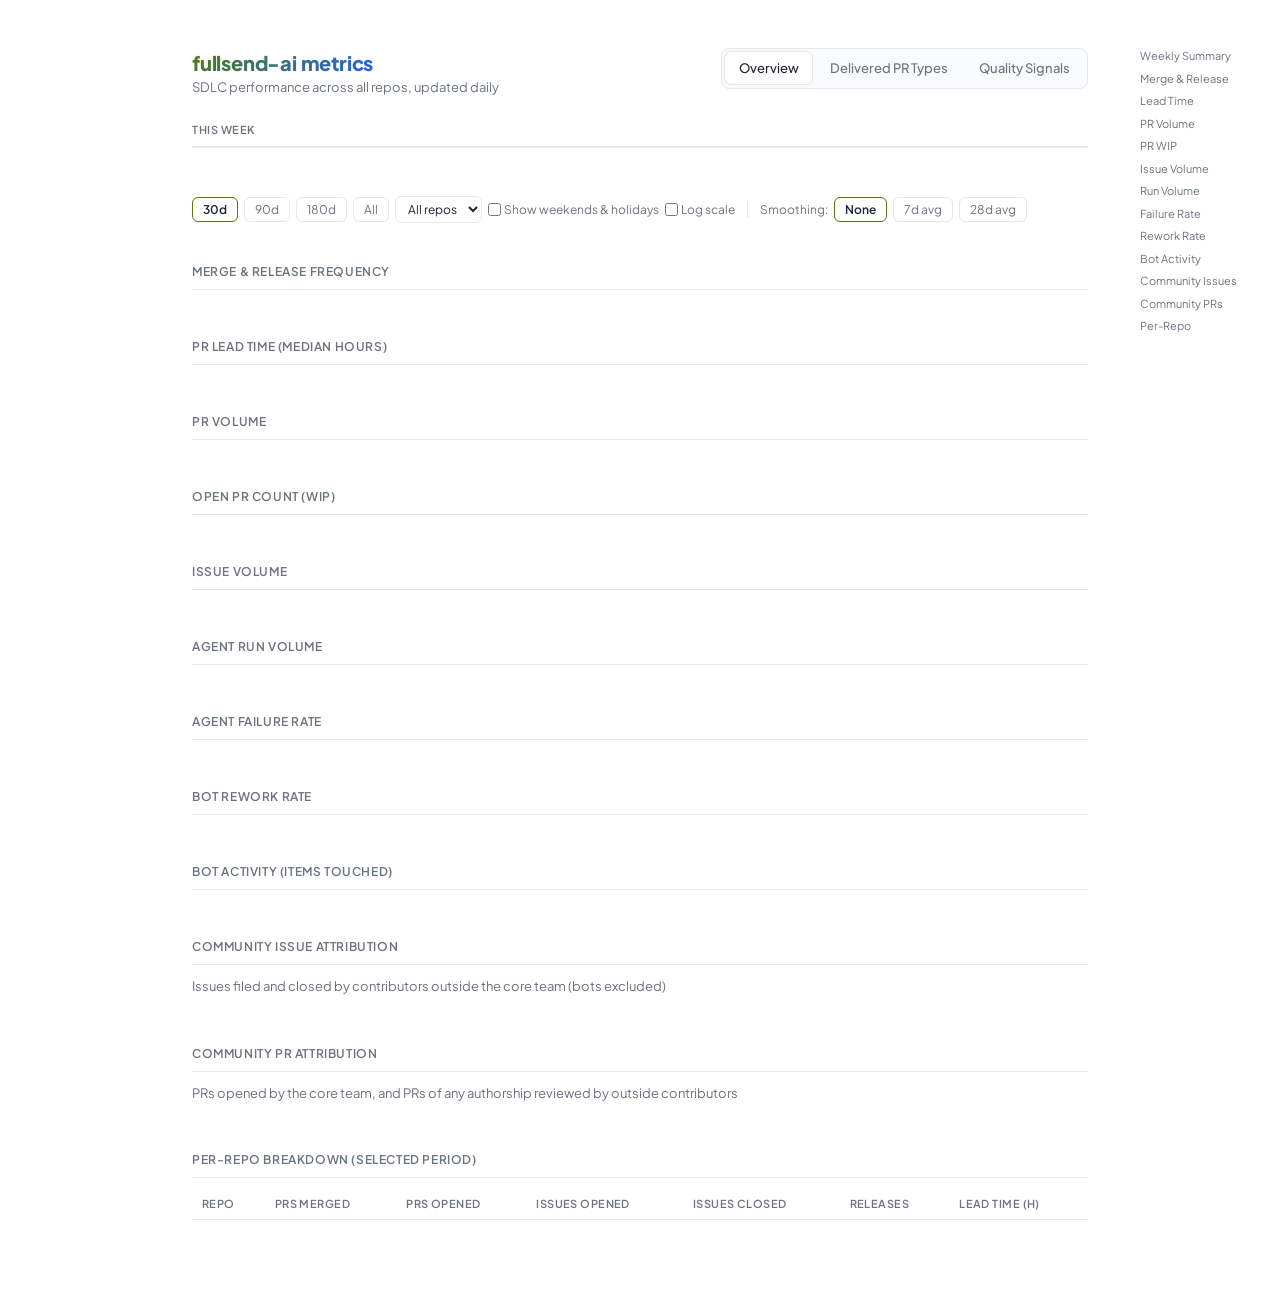
<file: docs/index.html>
<!DOCTYPE html>
<html lang="en">
<head>
  <meta charset="utf-8">
  <meta name="viewport" content="width=device-width, initial-scale=1">
  <title>fullsend-ai metrics</title>
  <link rel="preconnect" href="https://fonts.googleapis.com">
  <link rel="preconnect" href="https://fonts.gstatic.com" crossorigin>
  <link rel="stylesheet" href="https://fonts.googleapis.com/css2?family=Plus+Jakarta+Sans:wght@400;500;600;700;800&family=JetBrains+Mono:wght@400;500;700&display=swap">
  <link rel="stylesheet" href="style.css">
  <script src="https://d3js.org/d3.v7.min.js"></script>
</head>
<body>
  <header class="page-header">
    <div>
      <h1>fullsend-ai metrics</h1>
      <p class="subtitle">SDLC performance across all repos, updated daily</p>
    </div>
    <nav class="page-tabs" aria-label="Dashboard sections">
      <a href="index.html" class="active">Overview</a>
      <a href="delivered-pr-types.html">Delivered PR Types</a>
      <a href="quality.html">Quality Signals</a>
    </nav>
  </header>

  <nav class="toc" id="toc">
    <a href="#weekly">Weekly Summary</a>
    <a href="#frequency">Merge &amp; Release</a>
    <a href="#leadtime">Lead Time</a>
    <a href="#pr-volume">PR Volume</a>
    <a href="#pr-wip">PR WIP</a>
    <a href="#issue-volume">Issue Volume</a>
    <a href="#run-volume">Run Volume</a>
    <a href="#failure-rate">Failure Rate</a>
    <a href="#rework-rate">Rework Rate</a>
    <a href="#bot-activity">Bot Activity</a>
    <a href="#community-issues">Community Issues</a>
    <a href="#community-prs">Community PRs</a>
    <a href="#repo-table">Per-Repo</a>
  </nav>

  <h2 class="section-label" id="weekly">This week</h2>
  <div id="summary-cards" class="summary-cards"></div>

  <div class="controls">
    <button class="range-btn active" data-days="30">30d</button>
    <button class="range-btn" data-days="90">90d</button>
    <button class="range-btn" data-days="180">180d</button>
    <button class="range-btn" data-days="0">All</button>
    <select id="repo-filter">
      <option value="__all__">All repos</option>
    </select>
    <label class="toggle-label"><input type="checkbox" id="weekends-toggle"> Show weekends &amp; holidays</label>
    <label class="toggle-label"><input type="checkbox" id="log-toggle"> Log scale</label>
    <span class="controls-sep"></span>
    <span class="toggle-label">Smoothing:</span>
    <button class="smooth-btn active" data-days="0">None</button>
    <button class="smooth-btn" data-days="7">7d avg</button>
    <button class="smooth-btn" data-days="28">28d avg</button>
  </div>

  <div id="frequency" class="chart-section">
    <h2>Merge &amp; Release Frequency</h2>
    <div id="chart-frequency"></div>
  </div>

  <div id="leadtime" class="chart-section">
    <h2>PR Lead Time (median hours)</h2>
    <div id="chart-leadtime"></div>
  </div>

  <div id="pr-volume" class="chart-section">
    <h2>PR Volume</h2>
    <div id="chart-pr-volume"></div>
  </div>

  <div id="pr-wip" class="chart-section">
    <h2>Open PR Count (WIP)</h2>
    <div id="chart-pr-wip"></div>
  </div>

  <div id="issue-volume" class="chart-section">
    <h2>Issue Volume</h2>
    <div id="chart-issue-volume"></div>
  </div>

  <div id="run-volume" class="chart-section">
    <h2>Agent Run Volume</h2>
    <div id="chart-run-volume"></div>
  </div>

  <div id="failure-rate" class="chart-section">
    <h2>Agent Failure Rate</h2>
    <div id="chart-failure-rate"></div>
  </div>

  <div id="rework-rate" class="chart-section">
    <h2>Bot Rework Rate</h2>
    <div id="chart-rework-rate"></div>
  </div>

  <div id="bot-activity" class="chart-section">
    <h2>Bot Activity (items touched)</h2>
    <div id="chart-bot-activity"></div>
  </div>

  <div id="community-issues" class="chart-section">
    <h2>Community Issue Attribution</h2>
    <p class="subtitle">Issues filed and closed by contributors outside the core team (bots excluded)</p>
    <div id="chart-community-issues"></div>
  </div>

  <div id="community-prs" class="chart-section">
    <h2>Community PR Attribution</h2>
    <p class="subtitle">PRs opened by the core team, and PRs of any authorship reviewed by outside contributors</p>
    <div id="chart-community-prs"></div>
  </div>

  <div id="repo-table" class="chart-section">
    <h2>Per-Repo Breakdown (selected period)</h2>
    <table id="repo-table">
      <thead>
        <tr>
          <th data-col="repo">Repo</th>
          <th data-col="prs_merged">PRs Merged</th>
          <th data-col="prs_opened">PRs Opened</th>
          <th data-col="issues_opened">Issues Opened</th>
          <th data-col="issues_closed">Issues Closed</th>
          <th data-col="releases">Releases</th>
          <th data-col="pr_lead_time_median_hours">Lead Time (h)</th>
        </tr>
      </thead>
      <tbody></tbody>
    </table>
  </div>

  <div class="tooltip" id="tooltip" role="status" aria-hidden="true"></div>

  <script src="dashboard.js"></script>
</body>
</html>
</file>
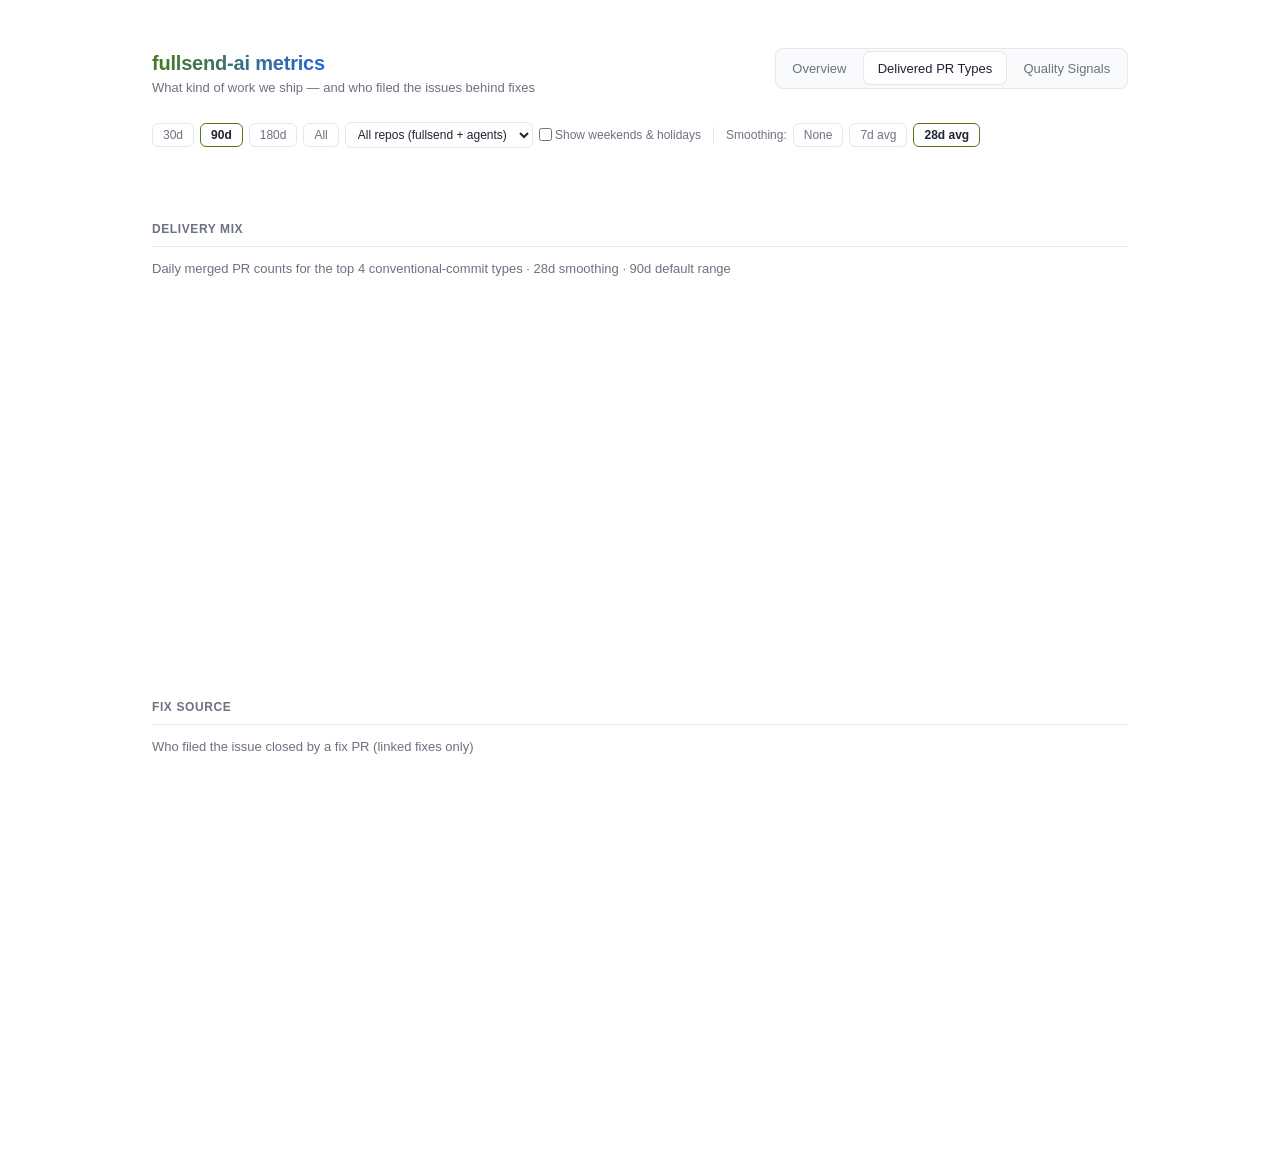
<file: docs/delivered-pr-types.html>
<!DOCTYPE html>
<html lang="en">
<head>
  <meta charset="utf-8">
  <meta name="viewport" content="width=device-width, initial-scale=1">
  <title>Delivered PR Types — fullsend-ai metrics</title>
  <link rel="stylesheet" href="style.css">
  <script src="https://d3js.org/d3.v7.min.js"></script>
</head>
<body class="page-delivered">
  <header class="page-header">
    <div>
      <h1>fullsend-ai metrics</h1>
      <p class="subtitle">What kind of work we ship — and who filed the issues behind fixes</p>
    </div>
    <nav class="page-tabs" aria-label="Dashboard sections">
      <a href="index.html">Overview</a>
      <a href="delivered-pr-types.html" class="active">Delivered PR Types</a>
      <a href="quality.html">Quality Signals</a>
    </nav>
  </header>

  <div class="controls" id="controls">
    <button class="range-btn" data-days="30">30d</button>
    <button class="range-btn active" data-days="90">90d</button>
    <button class="range-btn" data-days="180">180d</button>
    <button class="range-btn" data-days="0">All</button>
    <select id="repo-filter">
      <option value="__all__" selected>All repos (fullsend + agents)</option>
      <option value="fullsend">fullsend</option>
      <option value="agents">agents</option>
    </select>
    <label class="toggle-label"><input type="checkbox" id="weekends-toggle"> Show weekends &amp; holidays</label>
    <span class="controls-sep"></span>
    <span class="toggle-label">Smoothing:</span>
    <button class="smooth-btn" data-days="0">None</button>
    <button class="smooth-btn" data-days="7">7d avg</button>
    <button class="smooth-btn active" data-days="28">28d avg</button>
  </div>

  <div class="stat-hero" id="hero"></div>

  <div class="chart-section chart-tall">
    <h2>Delivery mix</h2>
    <p class="subtitle">Daily merged PR counts for the top 4 conventional-commit types · 28d smoothing · 90d default range</p>
    <div id="chart-pr-type"></div>
  </div>

  <div class="chart-section">
    <h2>Fix source</h2>
    <p class="subtitle">Who filed the issue closed by a fix PR (linked fixes only)</p>
    <div class="fix-buckets" id="fix-buckets"></div>
    <div id="chart-fix-source" class="chart-fix-follow"></div>
  </div>

  <div class="tooltip" id="tooltip" role="status" aria-hidden="true"></div>
  <script src="delivered-pr-types.js"></script>
</body>
</html>
</file>
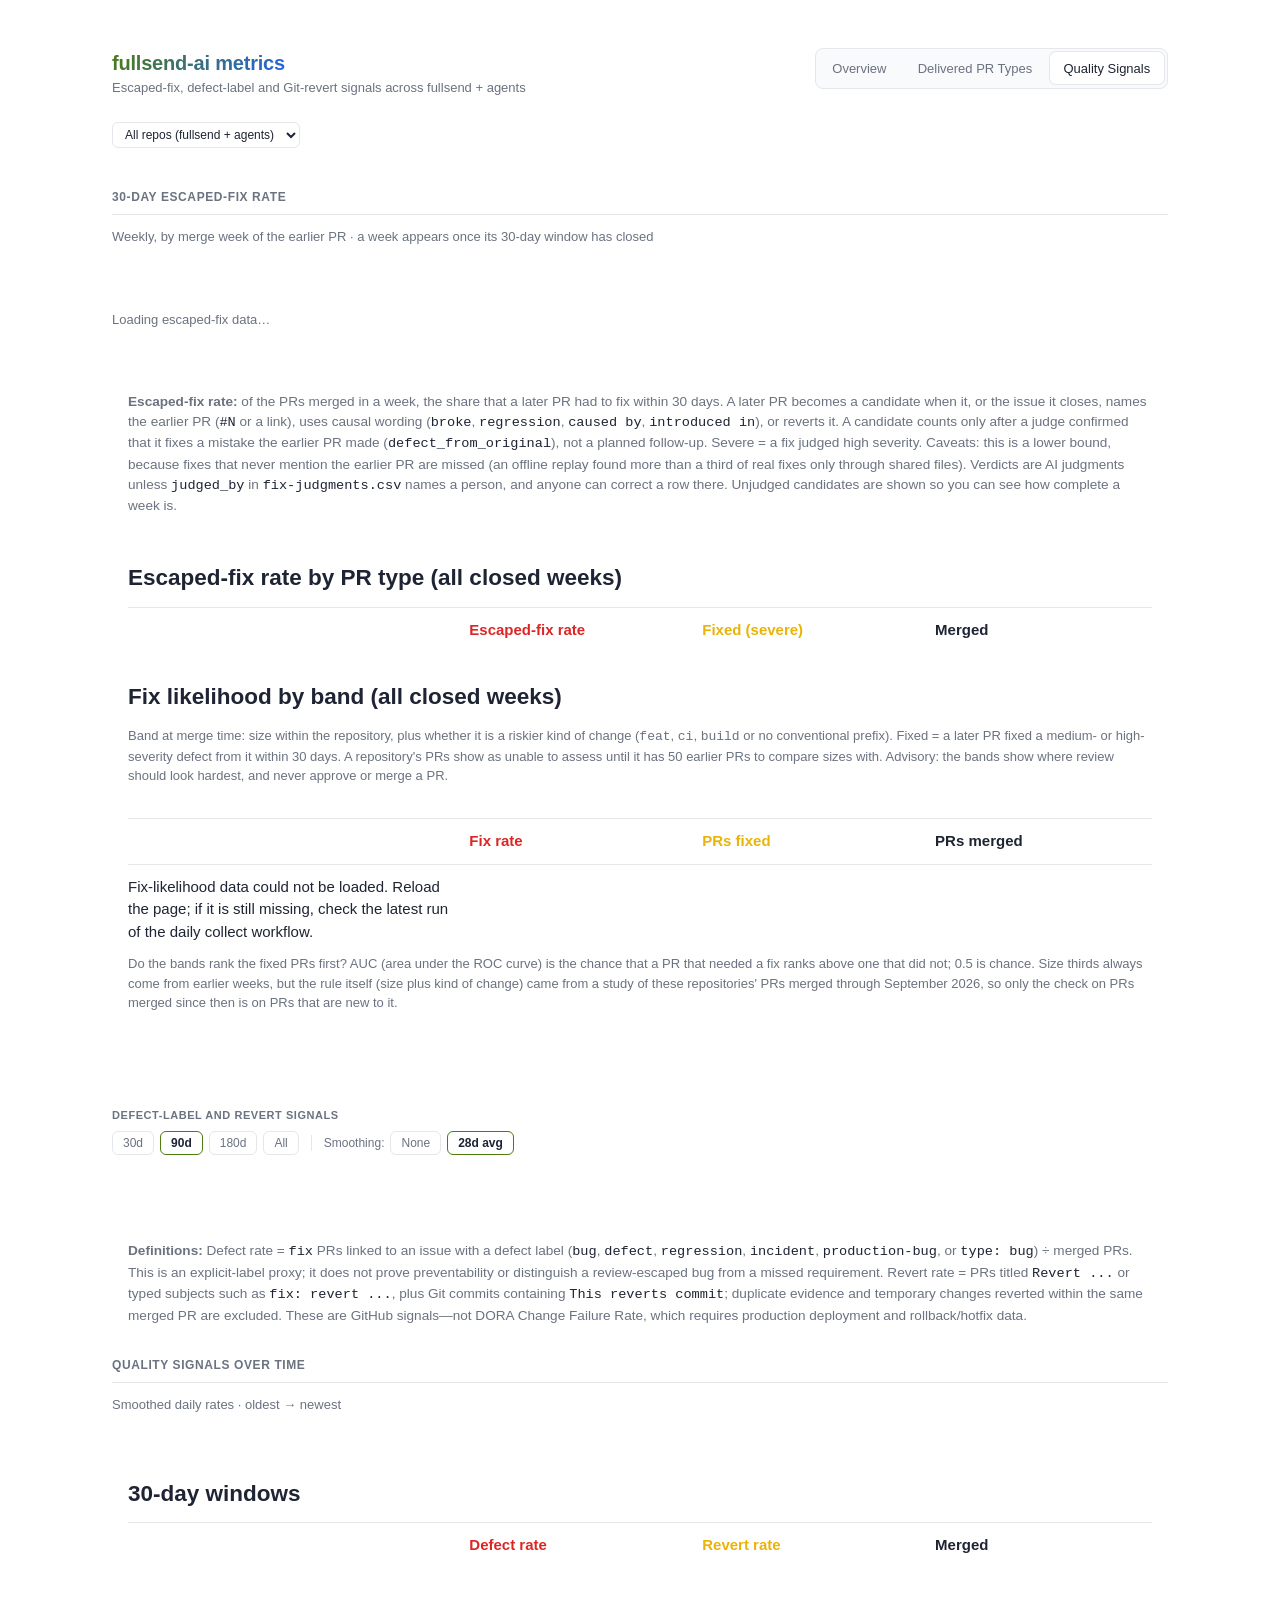
<file: docs/quality.html>
<!DOCTYPE html>
<html lang="en">
<head>
  <meta charset="utf-8">
  <meta name="viewport" content="width=device-width, initial-scale=1">
  <title>Quality Signals — fullsend-ai metrics</title>
  <link rel="stylesheet" href="style.css">
  <script src="https://d3js.org/d3.v7.min.js"></script>
</head>
<body class="page-quality">
  <header class="page-header">
    <div>
      <h1>fullsend-ai metrics</h1>
      <p class="subtitle">Escaped-fix, defect-label and Git-revert signals across fullsend + agents</p>
    </div>
    <nav class="page-tabs" aria-label="Dashboard sections">
      <a href="index.html">Overview</a>
      <a href="delivered-pr-types.html">Delivered PR Types</a>
      <a href="quality.html" class="active">Quality Signals</a>
    </nav>
  </header>

  <div class="controls" id="controls">
    <select id="repo-filter" aria-label="Repository">
      <option value="__all__">All repos (fullsend + agents)</option>
      <option value="fullsend">fullsend</option>
      <option value="agents">agents</option>
    </select>
  </div>

  <div class="chart-section chart-tall">
    <h2>30-day escaped-fix rate</h2>
    <p class="subtitle">Weekly, by merge week of the earlier PR · a week appears once its 30-day window has closed</p>
    <div class="stat-hero" id="escaped-hero"></div>
    <div id="chart-escaped"><p class="subtitle" role="status">Loading escaped-fix data…</p></div>
  </div>

  <div class="quality-definition card">
    <strong>Escaped-fix rate:</strong> of the PRs merged in a week, the share that a later PR had to fix within 30 days. A later PR becomes a candidate when it, or the issue it closes, names the earlier PR (<code>#N</code> or a link), uses causal wording (<code>broke</code>, <code>regression</code>, <code>caused by</code>, <code>introduced in</code>), or reverts it. A candidate counts only after a judge confirmed that it fixes a mistake the earlier PR made (<code>defect_from_original</code>), not a planned follow-up. Severe = a fix judged high severity. Caveats: this is a lower bound, because fixes that never mention the earlier PR are missed (an offline replay found more than a third of real fixes only through shared files). Verdicts are AI judgments unless <code>judged_by</code> in <code>fix-judgments.csv</code> names a person, and anyone can correct a row there. Unjudged candidates are shown so you can see how complete a week is.
  </div>

  <div class="quality-breakdown card">
    <h2>Escaped-fix rate by PR type (all closed weeks)</h2>
    <div class="quality-row"><span></span><strong>Escaped-fix rate</strong><strong>Fixed (severe)</strong><strong>Merged</strong></div>
    <div id="escaped-types"></div>
  </div>

  <div class="quality-breakdown card">
    <h2>Fix likelihood by band (all closed weeks)</h2>
    <p class="subtitle">Band at merge time: size within the repository, plus whether it is a riskier kind of change (<code>feat</code>, <code>ci</code>, <code>build</code> or no conventional prefix). Fixed = a later PR fixed a medium- or high-severity defect from it within 30 days. A repository's PRs show as unable to assess until it has 50 earlier PRs to compare sizes with. Advisory: the bands show where review should look hardest, and never approve or merge a PR.</p>
    <div class="quality-row"><span></span><strong>Fix rate</strong><strong>PRs fixed</strong><strong>PRs merged</strong></div>
    <div id="likelihood-bands"><div class="quality-row"><span>Loading fix-likelihood data…</span></div></div>
    <p class="subtitle">Do the bands rank the fixed PRs first? AUC (area under the ROC curve) is the chance that a PR that needed a fix ranks above one that did not; 0.5 is chance. Size thirds always come from earlier weeks, but the rule itself (size plus kind of change) came from a study of these repositories' PRs merged through September 2026, so only the check on PRs merged since then is on PRs that are new to it.</p>
    <p class="subtitle" id="likelihood-check" role="status"></p>
  </div>

  <h2 class="section-label quality-group">Defect-label and revert signals</h2>

  <div class="controls">
    <button class="range-btn" data-days="30">30d</button>
    <button class="range-btn active" data-days="90">90d</button>
    <button class="range-btn" data-days="180">180d</button>
    <button class="range-btn" data-days="0">All</button>
    <span class="controls-sep"></span>
    <span class="toggle-label">Smoothing:</span>
    <button class="smooth-btn" data-days="0">None</button>
    <button class="smooth-btn active" data-days="28">28d avg</button>
  </div>

  <div class="stat-hero" id="hero"></div>

  <div class="quality-definition card">
    <strong>Definitions:</strong> Defect rate = <code>fix</code> PRs linked to an issue with a defect label (<code>bug</code>, <code>defect</code>, <code>regression</code>, <code>incident</code>, <code>production-bug</code>, or <code>type: bug</code>) ÷ merged PRs. This is an explicit-label proxy; it does not prove preventability or distinguish a review-escaped bug from a missed requirement. Revert rate = PRs titled <code>Revert ...</code> or typed subjects such as <code>fix: revert ...</code>, plus Git commits containing <code>This reverts commit</code>; duplicate evidence and temporary changes reverted within the same merged PR are excluded. These are GitHub signals—not DORA Change Failure Rate, which requires production deployment and rollback/hotfix data.
  </div>

  <div class="chart-section chart-tall">
    <h2>Quality signals over time</h2>
    <p class="subtitle">Smoothed daily rates · oldest → newest</p>
    <div id="chart-quality"></div>
  </div>

  <div class="quality-breakdown card">
    <h2>30-day windows</h2>
    <div class="quality-row"><span></span><strong>Defect rate</strong><strong>Revert rate</strong><strong>Merged</strong></div>
    <div id="breakdown"></div>
  </div>

  <div class="tooltip" id="tooltip"></div>
  <script src="quality.js"></script>
</body>
</html>
</file>
<file: docs/style.css>
/* Palette + type follow fullsend.sh's "Fullsend Lime" brand (see fullsend-ai/fullsend
   docs/.vitepress/theme/custom.css): lime-to-blue gradient accents, Plus Jakarta Sans
   for text, JetBrains Mono for numbers/code. */
:root {
  --bg: #0c1220;
  --fg: #e8edf4;
  --fg-light: #8fa1bc;
  --border: #223047;
  --surface: #131c2e;
  --accent: #c4ff0e;
  --accent-2: #5cb3ff;
  --accent-contrast: #0c1220;
  --gradient: linear-gradient(135deg, var(--accent), var(--accent-2));
  --positive: #4ade80;
  --negative: #f87171;
  --chart-1: #5cb3ff;
  --chart-2: #f5c842;
  --chart-3: #ff8f5c;
  --chart-4: #c4ff0e;
  --chart-5: #2dd4bf;
  --type-docs: #9775fa;
  --type-chore: #8e8e93;
  --type-other: #5c5c5e;
  --radius: 10px;
  --mono: "JetBrains Mono", "SFMono-Regular", Consolas, "Liberation Mono", monospace;
}

@media (prefers-color-scheme: light) {
  :root {
    --bg: #fff;
    --fg: #1e2433;
    --fg-light: #6b7280;
    --border: #e5e7eb;
    --surface: #f8fafc;
    --accent: #4d7c0f;
    --accent-2: #2563eb;
    --accent-contrast: #fff;
    --positive: #16a34a;
    --negative: #dc2626;
    --chart-1: #2563eb;
    --chart-2: #eab308;
    --chart-3: #f97316;
    --chart-4: #4d7c0f;
    --chart-5: #0d9488;
    --type-docs: #7c3aed;
    --type-chore: #6b7280;
    --type-other: #9ca3af;
  }
}

* { margin: 0; padding: 0; box-sizing: border-box; }

* {
  scrollbar-width: thin;
  scrollbar-color: var(--fg-light) transparent;
}

::-webkit-scrollbar { width: 6px; height: 6px; }
::-webkit-scrollbar-track { background: transparent; }
::-webkit-scrollbar-thumb { background: var(--fg-light); border-radius: 3px; }

body {
  font-family: "Plus Jakarta Sans", -apple-system, BlinkMacSystemFont, "avenir next", avenir, helvetica, "helvetica neue", ubuntu, roboto, noto, "segoe ui", arial, sans-serif;
  font-size: 15px;
  background: var(--bg);
  color: var(--fg);
  line-height: 1.5;
  padding: 3rem 2rem;
  max-width: 960px;
  margin: 0 auto;
}

body.page-delivered {
  max-width: 1040px;
}

body.page-quality {
  max-width: 1120px;
}

.quality-definition {
  margin: 1rem 0;
  color: var(--fg-light);
  font-size: 0.85rem;
}

.quality-definition code {
  color: var(--fg);
  font-family: var(--mono);
}

.quality-breakdown h2 {
  margin-bottom: 0.75rem;
}

/* Heading of the second group on the Quality Signals page, below the escaped-fix sections. */
.quality-group {
  margin-top: 3rem;
}

.quality-row {
  display: grid;
  grid-template-columns: 1.5fr 1fr 1fr 1fr;
  gap: 1rem;
  align-items: center;
  border-top: 1px solid var(--border);
  padding: 0.7rem 0;
  font-variant-numeric: tabular-nums;
}

.quality-row strong:nth-child(2) { color: var(--negative); }
.quality-row strong:nth-child(3) { color: var(--chart-2); }

.chart-focus {
  stroke: var(--fg-light);
  stroke-dasharray: 3 3;
  opacity: 0.7;
}

@media (max-width: 680px) {
  .quality-row { grid-template-columns: 1fr 1fr 1fr; }
  .quality-row span:last-child { grid-column: 1 / -1; }
}

/* --- Top page tabs --- */

.page-header {
  display: flex;
  flex-wrap: wrap;
  align-items: flex-start;
  justify-content: space-between;
  gap: 1rem;
  margin-bottom: 1.5rem;
}

.page-header .subtitle {
  margin-bottom: 0;
}

.page-tabs {
  display: flex;
  gap: 0.25rem;
  padding: 0.2rem;
  background: var(--surface);
  border: 1px solid var(--border);
  border-radius: 8px;
}

.page-tabs a {
  padding: 0.4rem 0.85rem;
  border-radius: 6px;
  font-size: 0.8125rem;
  color: var(--fg-light);
  text-decoration: none;
  font-weight: 500;
}

.page-tabs a:hover {
  color: var(--fg);
}

.page-tabs a.active {
  background: var(--bg);
  color: var(--fg);
  box-shadow: 0 0 0 1px var(--border);
}

.stat-hero {
  display: grid;
  grid-template-columns: repeat(auto-fit, minmax(130px, 1fr));
  gap: 0.75rem;
  margin-bottom: 2rem;
}

.stat-hero .stat {
  background: var(--surface);
  border: 1px solid var(--border);
  border-radius: 10px;
  padding: 0.9rem 1rem;
  text-align: center;
}

.stat-hero .val {
  font-size: 1.6rem;
  font-weight: 650;
  font-variant-numeric: tabular-nums;
  line-height: 1.15;
}

.stat-hero .lbl {
  color: var(--fg-light);
  font-size: 0.72rem;
  margin-top: 0.3rem;
}

.fix-buckets {
  display: grid;
  grid-template-columns: repeat(3, 1fr);
  gap: 0.85rem;
  margin: 0.75rem 0 0.5rem;
}

@media (max-width: 720px) {
  .fix-buckets { grid-template-columns: 1fr; }
}

.fix-bucket {
  border: 1px solid var(--border);
  border-radius: 12px;
  padding: 1.15rem 1rem;
  text-align: center;
  background: var(--surface);
}

.fix-bucket.core { border-color: color-mix(in srgb, var(--chart-1) 45%, var(--border)); }
.fix-bucket.external { border-color: color-mix(in srgb, var(--chart-5) 45%, var(--border)); }
.fix-bucket.bot { border-color: color-mix(in srgb, var(--accent) 45%, var(--border)); }

.fix-bucket .pct {
  font-size: 2.25rem;
  font-weight: 700;
  line-height: 1;
  font-variant-numeric: tabular-nums;
}

.fix-bucket.core .pct { color: var(--chart-1); }
.fix-bucket.external .pct { color: var(--chart-5); }
.fix-bucket.bot .pct { color: var(--accent); }

.fix-bucket .label {
  margin-top: 0.45rem;
  font-size: 0.9rem;
  font-weight: 550;
}

.fix-bucket .sub {
  margin-top: 0.25rem;
  font-size: 0.75rem;
  color: var(--fg-light);
}

.period-grid {
  display: grid;
  grid-template-columns: repeat(3, 1fr);
  gap: 0.85rem;
}

@media (max-width: 800px) {
  .period-grid { grid-template-columns: 1fr; }
}

.period-card {
  border: 1px solid var(--border);
  border-radius: 12px;
  padding: 1rem 1.1rem;
  background: var(--surface);
}

.period-card .meta {
  font-size: 0.75rem;
  color: var(--fg-light);
}

.period-card .total {
  font-size: 1.75rem;
  font-weight: 700;
  font-variant-numeric: tabular-nums;
  margin-top: 0.15rem;
}

.period-card .sub {
  font-size: 0.75rem;
  color: var(--fg-light);
  margin-bottom: 0.75rem;
}

.period-card .bar-row {
  display: grid;
  grid-template-columns: 42px 1fr 40px;
  gap: 0.4rem;
  align-items: center;
  margin: 0.3rem 0;
  font-size: 0.75rem;
}

.period-card .bar-label { color: var(--fg-light); font-family: ui-monospace, monospace; }
.period-card .bar-track {
  height: 6px;
  background: var(--border);
  border-radius: 3px;
  overflow: hidden;
}
.period-card .bar-fill { height: 100%; border-radius: 3px; }
.period-card .bar-pct {
  text-align: right;
  font-variant-numeric: tabular-nums;
  color: var(--fg-light);
}

.period-card .fix-line {
  margin-top: 0.75rem;
  padding-top: 0.65rem;
  border-top: 1px solid var(--border);
  font-size: 0.72rem;
  color: var(--fg-light);
  line-height: 1.4;
}

.stat-hero .stat-wide {
  grid-column: span 2;
  text-align: left;
}

.stat-hero .val-sm {
  font-size: 0.95rem;
  font-weight: 600;
  font-variant-numeric: tabular-nums;
  line-height: 1.35;
  margin-top: 0.15rem;
}

.chart-fix-follow {
  margin-top: 1rem;
  min-height: 260px;
}

.chart-tall #chart-pr-type {
  min-height: 340px;
}

.chart-legend {
  display: flex;
  flex-wrap: wrap;
  gap: 0.55rem 1rem;
  margin-top: 0.65rem;
  padding-left: 0.25rem;
}

.chart-legend-item {
  display: inline-flex;
  align-items: center;
  gap: 0.35rem;
  font-size: 0.75rem;
  color: var(--fg-light);
  white-space: nowrap;
}

/* .chart-section svg sets width: 100% for charts; the legend swatch keeps its own 22px. */
.chart-section .chart-legend-item svg,
.chart-legend-item svg {
  flex-shrink: 0;
  width: 22px;
}

.chart-legend-item .swatch {
  width: 10px;
  height: 10px;
  border-radius: 2px;
  flex-shrink: 0;
}

/* --- Floating ToC --- */

.toc {
  position: fixed;
  top: 3rem;
  left: calc(50% + 500px);
  display: flex;
  flex-direction: column;
  gap: 0.375rem;
}

.toc a {
  font-size: 0.6875rem;
  color: var(--fg-light);
  text-decoration: none;
  white-space: nowrap;
  transition: color 0.1s;
}

.toc a:hover,
.toc a.active {
  color: var(--fg);
}

.toc a.active {
  font-weight: 600;
}

@media (max-width: 1200px) {
  .toc { display: none; }
}

h1 {
  font-size: 1.25rem;
  font-weight: 800;
  letter-spacing: -0.01em;
  display: inline-block;
  background: var(--gradient);
  -webkit-background-clip: text;
  background-clip: text;
  -webkit-text-fill-color: transparent;
}

.subtitle {
  color: var(--fg-light);
  font-size: 0.8125rem;
  margin-bottom: 2rem;
}

.section-label {
  font-size: 0.6875rem;
  font-weight: 600;
  color: var(--fg-light);
  text-transform: uppercase;
  letter-spacing: 0.05em;
  margin-bottom: 0.5rem;
}

/* --- Controls --- */

.controls {
  display: flex;
  gap: 0.375rem;
  margin-bottom: 2.5rem;
  flex-wrap: wrap;
  align-items: center;
}

.controls button {
  padding: 0.25rem 0.625rem;
  border: 1px solid var(--border);
  background: var(--bg);
  color: var(--fg-light);
  border-radius: 6px;
  cursor: pointer;
  font-size: 0.75rem;
  font-family: inherit;
  transition: color 0.1s, border-color 0.1s;
}

.controls button:hover {
  color: var(--fg);
  border-color: var(--accent);
}

.controls button.active {
  color: var(--fg);
  border-color: var(--accent);
  font-weight: 600;
}

.controls select {
  padding: 0.25rem 0.5rem;
  border: 1px solid var(--border);
  background: var(--bg);
  color: var(--fg);
  border-radius: 6px;
  font-size: 0.75rem;
  font-family: inherit;
}

.toggle-label {
  font-size: 0.75rem;
  color: var(--fg-light);
  cursor: pointer;
  display: flex;
  align-items: center;
  gap: 0.2rem;
}

.controls-sep {
  width: 1px;
  height: 1rem;
  background: var(--border);
  margin: 0 0.375rem;
}

/* --- Summary cards --- */

.summary-cards {
  display: grid;
  grid-template-columns: repeat(auto-fit, minmax(140px, 1fr));
  gap: 1px;
  background: var(--border);
  border: 1px solid var(--border);
  border-radius: var(--radius);
  margin-bottom: 3rem;
  overflow: hidden;
}

.card {
  background: var(--bg);
  padding: 0.875rem 1rem;
}

.card .label {
  font-size: 0.625rem;
  color: var(--fg-light);
  text-transform: uppercase;
  letter-spacing: 0.06em;
  font-weight: 600;
}

.card .value {
  font-family: "JetBrains Mono", ui-monospace, monospace;
  font-size: 1.25rem;
  font-weight: 600;
  margin: 0.125rem 0;
  letter-spacing: -0.02em;
}

.card .delta {
  font-size: 0.6875rem;
}

.card .delta.positive { color: var(--positive); }
.card .delta.negative { color: var(--negative); }

/* --- Charts --- */

.chart-section {
  margin-bottom: 3rem;
}

.chart-section h2 {
  font-size: 0.75rem;
  font-weight: 600;
  color: var(--fg-light);
  text-transform: uppercase;
  letter-spacing: 0.05em;
  margin-bottom: 0.75rem;
  padding-bottom: 0.5rem;
  border-bottom: 1px solid var(--border);
}

.chart-section svg { width: 100%; overflow: visible; }

.axis text {
  fill: var(--fg-light);
  font-size: 0.625rem;
  font-family: inherit;
}

.axis path, .axis line { stroke: var(--border); }
.grid line { stroke: var(--border); stroke-opacity: 0.5; }
.grid path { stroke: none; }

.dora-line { stroke-dasharray: 4 3; stroke-width: 1; opacity: 0.5; }
.dora-label { font-size: 0.5625rem; font-weight: 500; }

/* --- Tooltip --- */

.tooltip {
  position: absolute;
  background: var(--bg);
  border: 1px solid var(--border);
  border-radius: 8px;
  padding: 0.5rem 0.625rem;
  font-size: 0.6875rem;
  line-height: 1.4;
  pointer-events: none;
  opacity: 0;
  transition: opacity 0.1s;
  z-index: 10;
  max-width: calc(100vw - 16px);
  box-shadow: 0 4px 16px rgba(0,0,0,0.08);
}

/* --- Table --- */

table {
  width: 100%;
  border-collapse: collapse;
  font-size: 0.75rem;
}

th, td {
  text-align: left;
  padding: 0.375rem 0.625rem;
  border-bottom: 1px solid var(--border);
}

th {
  cursor: pointer;
  user-select: none;
  color: var(--fg-light);
  font-weight: 600;
  font-size: 0.6875rem;
  text-transform: uppercase;
  letter-spacing: 0.04em;
}

th:hover { color: var(--fg); }
tr:hover td { background: var(--surface); }

/* --- Rework details --- */

.details-panel {
  max-height: 180px;
  overflow-y: auto;
  font-size: 0.6875rem;
  margin-top: 0.5rem;
}

.details-panel a {
  color: var(--accent-2);
  text-decoration: none;
  background-image: linear-gradient(var(--accent-2), var(--accent-2));
  background-size: 0% 1px;
  background-position: 0 100%;
  background-repeat: no-repeat;
  transition: background-size 0.2s ease;
}

.details-panel a:hover {
  background-size: 100% 1px;
}

.details-panel table {
  font-size: 0.6875rem;
}

/* --- Mobile --- */

@media (max-width: 600px) {
  body {
    padding: 1.5rem 1rem;
  }

  h1 { font-size: 1.125rem; }

  .summary-cards {
    grid-template-columns: repeat(auto-fit, minmax(100px, 1fr));
    margin-bottom: 2rem;
  }

  .card {
    padding: 0.625rem 0.75rem;
  }

  .card .value {
    font-size: 1rem;
  }

  .card .delta {
    font-size: 0.625rem;
  }

  .controls {
    gap: 0.25rem;
    margin-bottom: 1.5rem;
  }

  .controls-sep {
    display: none;
  }

  .chart-section {
    margin-bottom: 2rem;
  }

  table {
    display: block;
    overflow-x: auto;
    -webkit-overflow-scrolling: touch;
  }

  th, td {
    padding: 0.25rem 0.5rem;
    white-space: nowrap;
  }
}

/* --- Details Page --- */
.details-header {
  display: flex;
  align-items: center;
  gap: 1.5rem;
  flex-wrap: wrap;
  margin-bottom: 1.5rem;
}

.details-header h1 {
  margin: 0;
  font-size: 1.375rem;
}

.details-header a {
  color: var(--accent-2);
  text-decoration: none;
  font-size: 0.875rem;
  background-image: linear-gradient(var(--accent-2), var(--accent-2));
  background-size: 0% 1px;
  background-position: 0 100%;
  background-repeat: no-repeat;
  transition: background-size 0.2s ease;
}

.details-header a:hover {
  background-size: 100% 1px;
}

.date-picker {
  display: flex;
  align-items: center;
  gap: 0.5rem;
  font-size: 0.8125rem;
}

.date-picker input[type="date"] {
  background: var(--surface);
  color: var(--fg);
  border: 1px solid var(--border);
  border-radius: 6px;
  padding: 0.25rem 0.5rem;
  font-size: 0.8125rem;
}

.date-picker button {
  background: var(--gradient);
  color: var(--accent-contrast);
  border: none;
  border-radius: 6px;
  padding: 0.25rem 0.75rem;
  cursor: pointer;
  font-size: 0.8125rem;
  font-weight: 600;
}

.detail-section {
  margin-bottom: 2rem;
}

.detail-section h2 {
  cursor: pointer;
  user-select: none;
  font-size: 1rem;
  font-weight: 700;
  display: flex;
  align-items: center;
  gap: 0.5rem;
}

.detail-section h2::before {
  content: "▾";
  font-size: 0.75rem;
  color: var(--accent);
  transition: transform 0.15s;
}

.detail-section.collapsed h2::before {
  transform: rotate(-90deg);
}

.detail-section.collapsed .detail-body {
  display: none;
}

.detail-summary {
  color: var(--fg-light);
  font-size: 0.8125rem;
  margin: 0.25rem 0 0.75rem;
}

.detail-table {
  width: 100%;
  border-collapse: collapse;
  font-size: 0.75rem;
}

.detail-table thead {
  position: sticky;
  top: 0;
  z-index: 1;
}

.detail-table th {
  background: color-mix(in srgb, var(--surface) 85%, transparent);
  backdrop-filter: blur(8px);
  -webkit-backdrop-filter: blur(8px);
  text-transform: uppercase;
  font-weight: 600;
  font-size: 0.6875rem;
  color: var(--fg-light);
  padding: 0.375rem 0.625rem;
  text-align: left;
  cursor: pointer;
  white-space: nowrap;
}

.detail-table th:hover {
  color: var(--fg);
}

.detail-table th .sort-arrow {
  margin-left: 0.25rem;
  font-size: 0.5rem;
}

.detail-table td {
  padding: 0.375rem 0.625rem;
  border-top: 1px solid var(--border);
}

.detail-table tbody tr:hover td {
  background: var(--surface);
}

.detail-table tbody tr:nth-child(even) td {
  background: color-mix(in srgb, var(--surface) 50%, transparent);
}

.detail-table tbody tr:nth-child(even):hover td {
  background: var(--surface);
}

.detail-table a {
  color: var(--accent-2);
  text-decoration: none;
  background-image: linear-gradient(var(--accent-2), var(--accent-2));
  background-size: 0% 1px;
  background-position: 0 100%;
  background-repeat: no-repeat;
  transition: background-size 0.2s ease;
}

.detail-table a:hover {
  background-size: 100% 1px;
}

.tag {
  display: inline-block;
  padding: 0.1rem 0.5rem;
  border-radius: 999px;
  font-size: 0.625rem;
  font-weight: 700;
  text-transform: uppercase;
}

.tag-yes, .tag-failure {
  background: color-mix(in srgb, var(--negative) 15%, transparent);
  color: var(--negative);
}

.tag-no, .tag-success {
  background: color-mix(in srgb, var(--positive) 15%, transparent);
  color: var(--positive);
}

.tag-opened {
  background: color-mix(in srgb, var(--chart-1) 15%, transparent);
  color: var(--chart-1);
}

.tag-merged {
  background: color-mix(in srgb, var(--positive) 15%, transparent);
  color: var(--positive);
}

.tag-closed {
  background: color-mix(in srgb, var(--negative) 15%, transparent);
  color: var(--negative);
}

.row-highlight td {
  background: color-mix(in srgb, var(--negative) 6%, transparent) !important;
}
</file>
